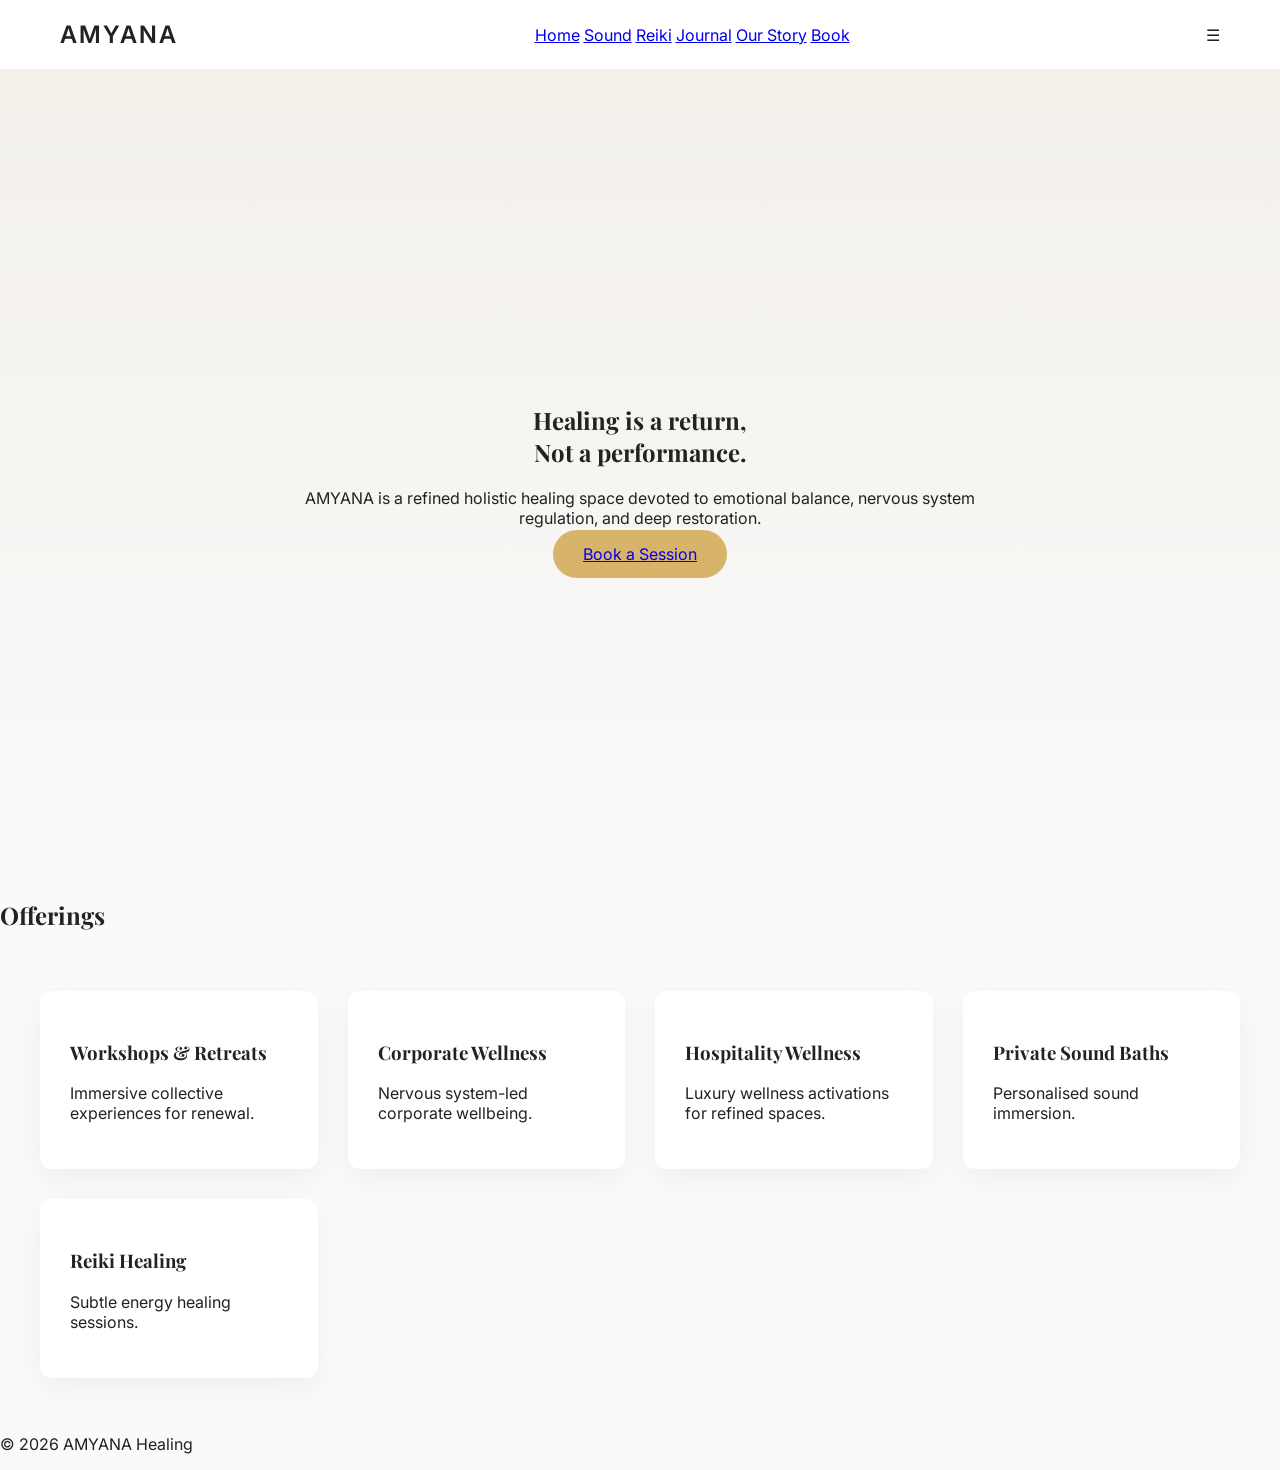
<file: index.html>
<!DOCTYPE html>
<html lang="en">
<head>
<meta charset="UTF-8">
<meta name="viewport" content="width=device-width, initial-scale=1.0">
<title>AMYANA | Healing Space</title>
<link rel="stylesheet" href="css/style.css">
<link href="https://fonts.googleapis.com/css2?family=Playfair+Display:wght@400;600&family=Inter:wght@300;400;500;600&display=swap" rel="stylesheet">
</head>

<body>

<header class="navbar">
<div class="logo">AMYANA</div>

<nav id="navMenu">
<a href="index.html">Home</a>
<a href="sound.html">Sound</a>
<a href="reiki.html">Reiki</a>
<a href="journal.html">Journal</a>
<a href="story.html">Our Story</a>
<a href="contact.html">Book</a>
</nav>

<div class="menu" id="menu">☰</div>
</header>

<section class="hero">
<div class="hero-overlay"></div>

<div class="hero-content">
<h1>Healing is a return,<br>Not a performance.</h1>
<p>AMYANA is a refined holistic healing space devoted to emotional balance, nervous system regulation, and deep restoration.</p>
<a class="primary-btn" href="contact.html">Book a Session</a>
</div>

</section>

<section class="offerings">

<h2 class="section-title">Offerings</h2>

<div class="grid">

<div class="card">
<h3>Workshops & Retreats</h3>
<p>Immersive collective experiences for renewal.</p>
</div>

<div class="card">
<h3>Corporate Wellness</h3>
<p>Nervous system-led corporate wellbeing.</p>
</div>

<div class="card">
<h3>Hospitality Wellness</h3>
<p>Luxury wellness activations for refined spaces.</p>
</div>

<div class="card">
<h3>Private Sound Baths</h3>
<p>Personalised sound immersion.</p>
</div>

<div class="card">
<h3>Reiki Healing</h3>
<p>Subtle energy healing sessions.</p>
</div>

</div>

</section>

<footer>
<p>© 2026 AMYANA Healing</p>
</footer>

<script src="js/script.js"></script>

</body>
</html>
</file>
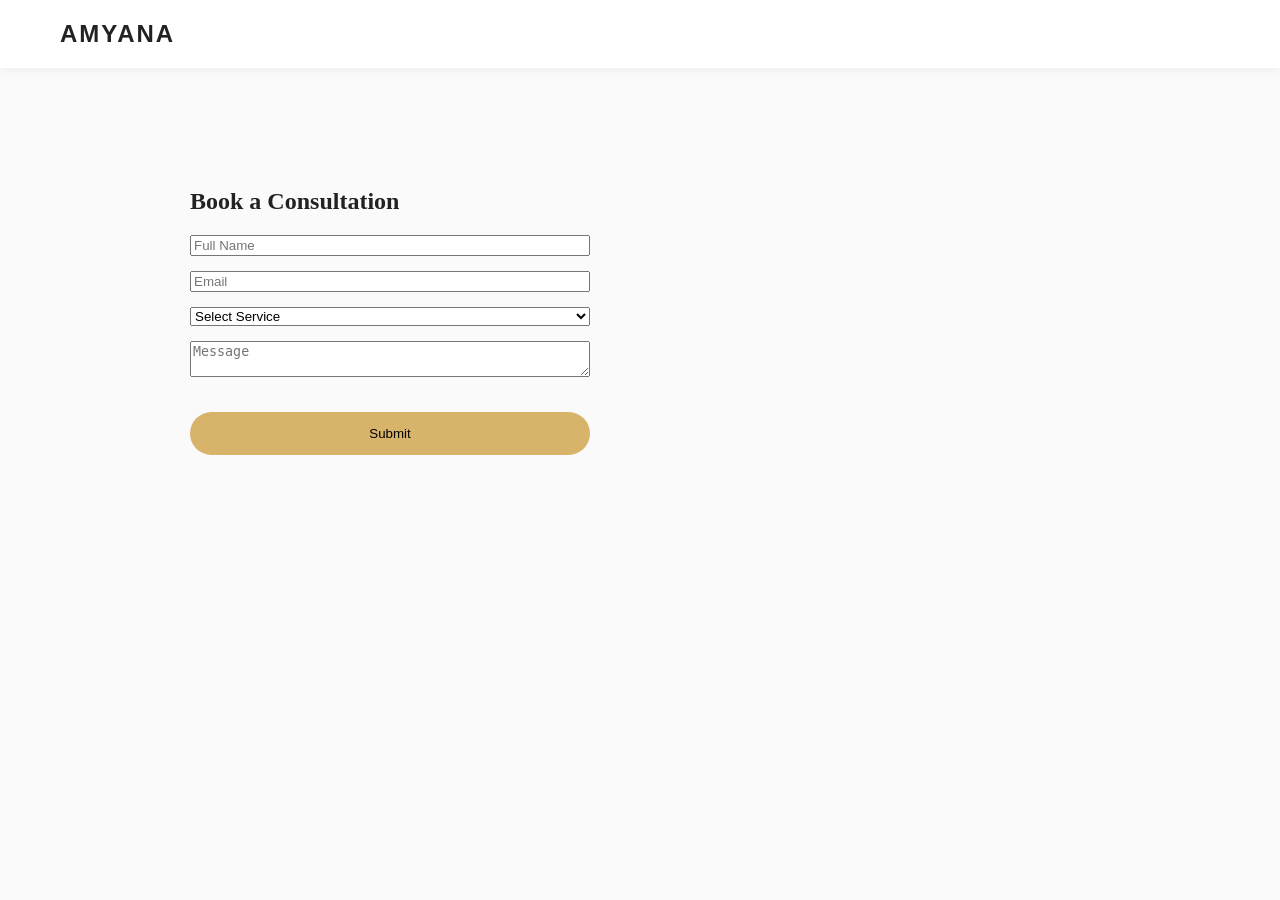
<file: contact.html>
<!DOCTYPE html>
<html>
<head>
<meta charset="UTF-8">
<meta name="viewport" content="width=device-width, initial-scale=1.0">
<title>Book Session | AMYANA</title>
<link rel="stylesheet" href="css/style.css">
</head>

<body>

<header class="navbar">
<div class="logo">AMYANA</div>
</header>

<section class="page">

<h1>Book a Consultation</h1>

<form class="booking-form">

<input type="text" placeholder="Full Name">
<input type="email" placeholder="Email">

<select>
<option>Select Service</option>
<option>Sound Healing</option>
<option>Reiki Healing</option>
</select>

<textarea placeholder="Message"></textarea>

<button class="primary-btn">Submit</button>

</form>

</section>

</body>
</html>
</file>
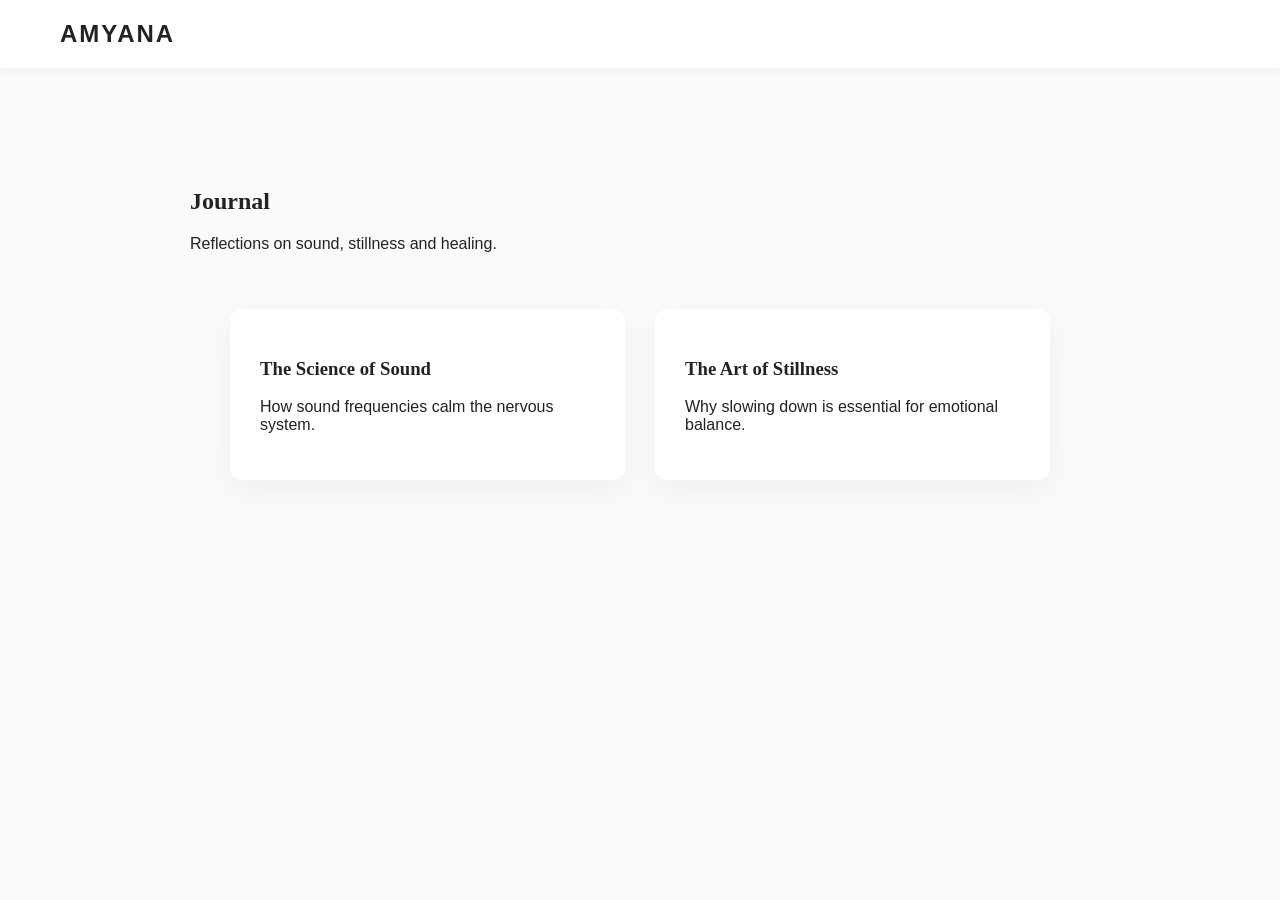
<file: journal.html>
<!DOCTYPE html>
<html>
<head>
<meta charset="UTF-8">
<meta name="viewport" content="width=device-width, initial-scale=1.0">
<title>Journal | AMYANA</title>
<link rel="stylesheet" href="css/style.css">
</head>

<body>

<header class="navbar">
<div class="logo">AMYANA</div>
</header>

<section class="page">
<h1>Journal</h1>

<p>Reflections on sound, stillness and healing.</p>

<div class="grid">

<div class="card">
<h3>The Science of Sound</h3>
<p>How sound frequencies calm the nervous system.</p>
</div>

<div class="card">
<h3>The Art of Stillness</h3>
<p>Why slowing down is essential for emotional balance.</p>
</div>

</div>

</section>

</body>
</html>
</file>
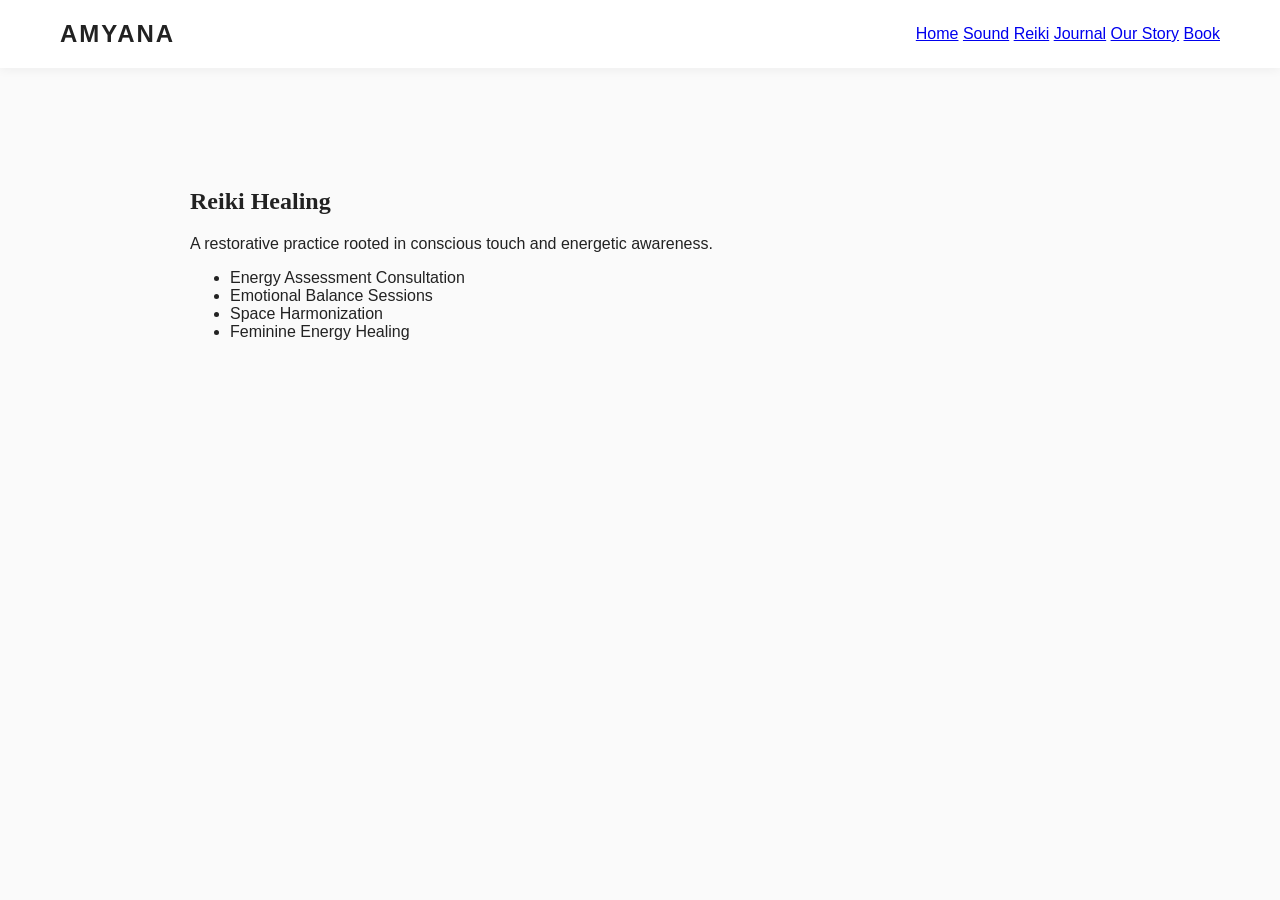
<file: reiki.html>
<!DOCTYPE html>
<html lang="en">
<head>
<meta charset="UTF-8">
<meta name="viewport" content="width=device-width, initial-scale=1.0">
<title>Reiki Healing | AMYANA</title>
<link rel="stylesheet" href="css/style.css">
</head>

<body>

<header class="navbar">
<div class="logo">AMYANA</div>
<nav>
<a href="index.html">Home</a>
<a href="sound.html">Sound</a>
<a href="reiki.html">Reiki</a>
<a href="journal.html">Journal</a>
<a href="story.html">Our Story</a>
<a href="contact.html">Book</a>
</nav>
</header>

<section class="page">
<h1>Reiki Healing</h1>

<p>A restorative practice rooted in conscious touch and energetic awareness.</p>

<ul>
<li>Energy Assessment Consultation</li>
<li>Emotional Balance Sessions</li>
<li>Space Harmonization</li>
<li>Feminine Energy Healing</li>
</ul>

</section>

</body>
</html>
</file>
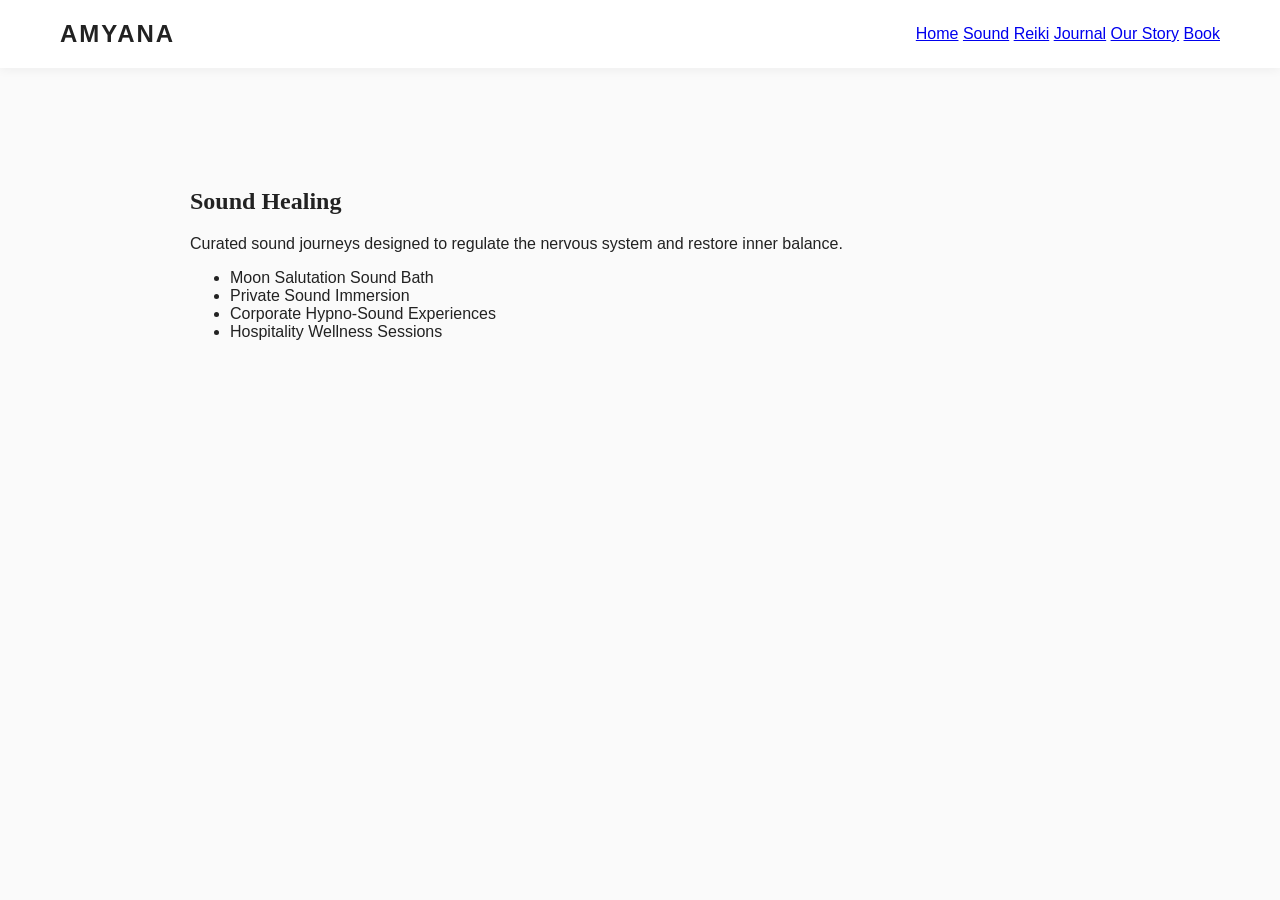
<file: sound.html>
<!DOCTYPE html>
<html lang="en">
<head>
<meta charset="UTF-8">
<meta name="viewport" content="width=device-width, initial-scale=1.0">
<title>Sound Healing | AMYANA</title>
<link rel="stylesheet" href="css/style.css">
</head>

<body>

<header class="navbar">
<div class="logo">AMYANA</div>
<nav>
<a href="index.html">Home</a>
<a href="sound.html">Sound</a>
<a href="reiki.html">Reiki</a>
<a href="journal.html">Journal</a>
<a href="story.html">Our Story</a>
<a href="contact.html">Book</a>
</nav>
</header>

<section class="page">
<h1>Sound Healing</h1>

<p>Curated sound journeys designed to regulate the nervous system and restore inner balance.</p>

<ul>
<li>Moon Salutation Sound Bath</li>
<li>Private Sound Immersion</li>
<li>Corporate Hypno‑Sound Experiences</li>
<li>Hospitality Wellness Sessions</li>
</ul>

</section>

</body>
</html>
</file>
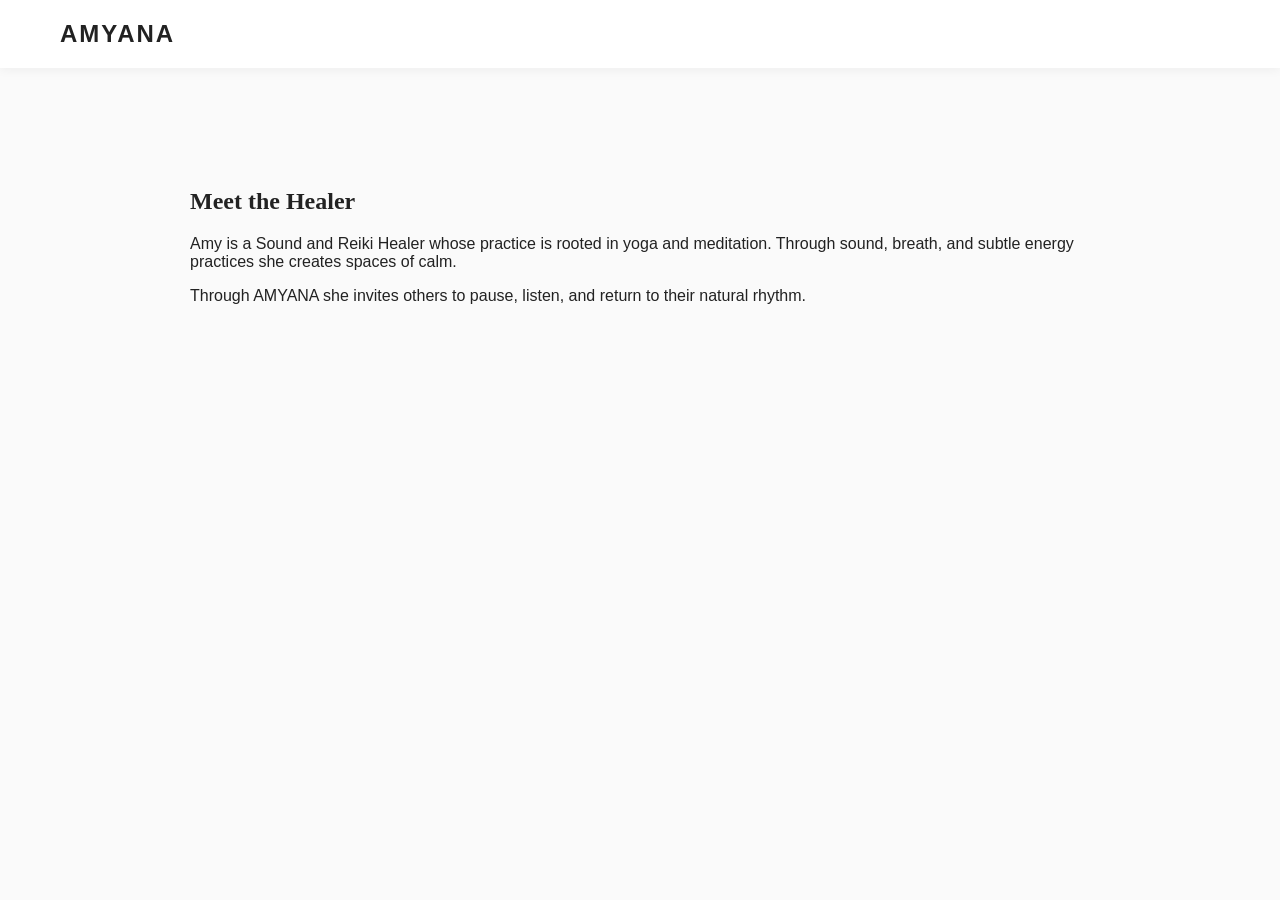
<file: story.html>
<!DOCTYPE html>
<html>
<head>
<meta charset="UTF-8">
<meta name="viewport" content="width=device-width, initial-scale=1.0">
<title>Our Story | AMYANA</title>
<link rel="stylesheet" href="css/style.css">
</head>

<body>

<header class="navbar">
<div class="logo">AMYANA</div>
</header>

<section class="page">

<h1>Meet the Healer</h1>

<p>
Amy is a Sound and Reiki Healer whose practice is rooted in yoga and meditation.
Through sound, breath, and subtle energy practices she creates spaces of calm.
</p>

<p>
Through AMYANA she invites others to pause, listen, and return to their natural rhythm.
</p>

</section>

</body>
</html>
</file>
<file: css/style.css>
body{
font-family:'Inter',sans-serif;
margin:0;
background:#fafafa;
color:#222;
}

h1,h2,h3{
font-family:'Playfair Display',serif;
}

.navbar{
display:flex;
justify-content:space-between;
align-items:center;
padding:20px 60px;
background:white;
box-shadow:0 2px 10px rgba(0,0,0,0.05);
}

.logo{
font-size:24px;
font-weight:600;
letter-spacing:2px;
}

.hero{
height:90vh;
display:flex;
align-items:center;
justify-content:center;
text-align:center;
background:linear-gradient(#f3f0ea,#fafafa);
}

.hero-content{
max-width:700px;
}

.primary-btn{
padding:14px 30px;
border:none;
background:#d8b36a;
border-radius:30px;
cursor:pointer;
margin-top:20px;
}

.grid{
display:grid;
grid-template-columns:repeat(auto-fit,minmax(250px,1fr));
gap:30px;
padding:40px;
}

.card{
background:white;
padding:30px;
border-radius:12px;
box-shadow:0 10px 30px rgba(0,0,0,0.05);
}

.page{
padding:100px 10%;
max-width:900px;
margin:auto;
}

.booking-form{
display:flex;
flex-direction:column;
gap:15px;
max-width:400px;
}
</file>
